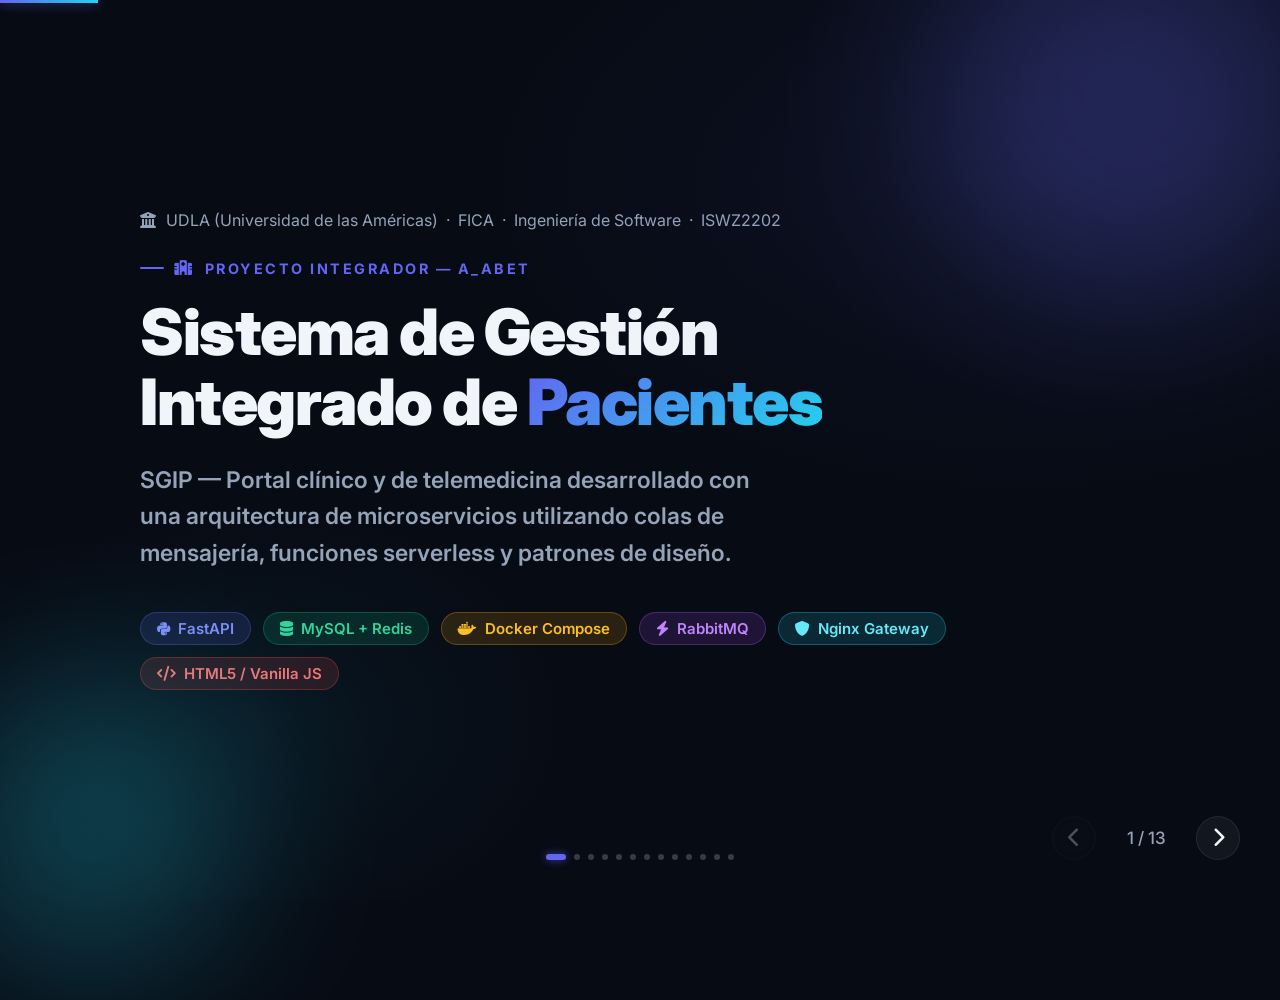
<file: medical/docs/Presentacion/presentacion_sgip.html>
<!DOCTYPE html>
<html lang="es">
<head>
    <meta charset="UTF-8">
    <meta name="viewport" content="width=device-width, initial-scale=1.0">
    <title>SGIP — Presentación Arquitectura de Software</title>
    <link rel="preconnect" href="https://fonts.googleapis.com">
    <link href="https://fonts.googleapis.com/css2?family=Inter:wght@300;400;500;600;700;800;900&family=JetBrains+Mono:wght@400;600&display=swap" rel="stylesheet">
    <link rel="stylesheet" href="https://cdnjs.cloudflare.com/ajax/libs/font-awesome/6.5.0/css/all.min.css">
    <style>
        html {
            font-size: 20px; /* Scaled up for projector readability */
        }
        @media (min-width: 1600px) {
            html {
                font-size: 22px; /* Extra scale for ultra-wide screens */
            }
        }

        /* Scale up slide container widths to match the font scaling */
        .slide > div[style*="max-width: 1050px"] {
            max-width: 1350px !important;
        }
        .slide > div[style*="max-width: 1100px"] {
            max-width: 1400px !important;
        }
        .slide > div[style*="max-width: 1000px"] {
            max-width: 1300px !important;
        }
        .slide > div[style*="max-width: 900px"] {
            max-width: 1200px !important;
        }

        :root {
            --bg: #070b14;
            --surface: #0d1320;
            --surface2: #111827;
            --border: rgba(255,255,255,0.08);
            --text: #f1f5f9;
            --muted: #94a3b8;
            --accent: #6366f1;
            --accent2: #22d3ee;
            --green: #10b981;
            --yellow: #f59e0b;
            --red: #ef4444;
            --purple: #a855f7;
        }

        * { margin: 0; padding: 0; box-sizing: border-box; }

        body {
            background: var(--bg);
            color: var(--text);
            font-family: 'Inter', sans-serif;
            height: 100vh;
            overflow: hidden;
            user-select: none;
        }

        /* ── Progress Bar ── */
        #progress-bar {
            position: fixed;
            top: 0; left: 0;
            height: 3px;
            background: linear-gradient(90deg, var(--accent), var(--accent2));
            transition: width 0.4s ease;
            z-index: 100;
            box-shadow: 0 0 12px rgba(99,102,241,0.8);
        }

        /* ── Slide Controls ── */
        #controls {
            position: fixed;
            bottom: 2rem; right: 2rem;
            display: flex;
            align-items: center;
            gap: 1rem;
            z-index: 100;
        }

        #slide-counter {
            font-size: 0.85rem;
            color: var(--muted);
            font-weight: 500;
            min-width: 60px;
            text-align: center;
        }

        .ctrl-btn {
            width: 44px; height: 44px;
            border-radius: 50%;
            border: 1px solid var(--border);
            background: rgba(255,255,255,0.05);
            color: var(--text);
            cursor: pointer;
            display: flex; align-items: center; justify-content: center;
            font-size: 1rem;
            transition: all 0.2s;
            backdrop-filter: blur(10px);
        }
        .ctrl-btn:hover { background: var(--accent); border-color: var(--accent); transform: scale(1.08); }
        .ctrl-btn:disabled { opacity: 0.3; cursor: default; transform: none; }

        /* ── Slide Dots ── */
        #dots {
            position: fixed;
            bottom: 2rem; left: 50%;
            transform: translateX(-50%);
            display: flex;
            gap: 0.4rem;
            z-index: 100;
        }
        .dot {
            width: 6px; height: 6px;
            border-radius: 50%;
            background: rgba(255,255,255,0.2);
            cursor: pointer;
            transition: all 0.3s;
        }
        .dot.active {
            background: var(--accent);
            width: 20px;
            border-radius: 3px;
            box-shadow: 0 0 8px rgba(99,102,241,0.6);
        }

        /* ── Slides Wrapper ── */
        #slides-wrapper {
            width: 100%;
            height: 100vh;
            position: relative;
        }

        .slide {
            position: absolute;
            inset: 0;
            display: flex;
            flex-direction: column;
            align-items: center;
            justify-content: center;
            padding: 3rem 5rem;
            opacity: 0;
            transform: translateX(60px);
            transition: all 0.5s cubic-bezier(0.4, 0, 0.2, 1);
            pointer-events: none;
        }
        .slide.active {
            opacity: 1;
            transform: translateX(0);
            pointer-events: all;
        }
        .slide.exit {
            opacity: 0;
            transform: translateX(-60px);
        }

        /* ── BG Decorations ── */
        .slide::before {
            content: '';
            position: absolute;
            inset: 0;
            background: radial-gradient(ellipse 60% 50% at 80% 20%, rgba(99,102,241,0.08) 0%, transparent 70%),
                        radial-gradient(ellipse 40% 40% at 20% 80%, rgba(34,211,238,0.06) 0%, transparent 60%);
            pointer-events: none;
        }

        /* ── Typography ── */
        .slide-label {
            font-size: 0.72rem;
            font-weight: 700;
            letter-spacing: 2.5px;
            text-transform: uppercase;
            color: var(--accent);
            margin-bottom: 1rem;
            display: flex;
            align-items: center;
            gap: 0.5rem;
        }
        .slide-label::before { content: ''; display: block; width: 24px; height: 2px; background: var(--accent); border-radius: 2px; }

        h1.hero { font-size: clamp(2.5rem, 5vw, 4rem); font-weight: 900; line-height: 1.1; letter-spacing: -1.5px; }
        h2.title { font-size: clamp(1.8rem, 3vw, 2.4rem); font-weight: 800; line-height: 1.2; letter-spacing: -0.5px; }
        h3.sub { font-size: 1.1rem; font-weight: 600; color: var(--muted); margin-top: 0.5rem; }

        .gradient-text {
            background: linear-gradient(135deg, var(--accent), var(--accent2));
            -webkit-background-clip: text;
            -webkit-text-fill-color: transparent;
            background-clip: text;
        }
        .gradient-text-green {
            background: linear-gradient(135deg, var(--green), var(--accent2));
            -webkit-background-clip: text;
            -webkit-text-fill-color: transparent;
            background-clip: text;
        }

        /* ── Cards ── */
        .card {
            background: var(--surface);
            border: 1px solid var(--border);
            border-radius: 16px;
            padding: 1.5rem;
            position: relative;
            overflow: hidden;
        }
        .card::before {
            content: '';
            position: absolute;
            top: 0; left: 0; right: 0;
            height: 2px;
            background: linear-gradient(90deg, var(--accent), var(--accent2));
        }

        .grid-2 { display: grid; grid-template-columns: 1fr 1fr; gap: 1.5rem; width: 100%; max-width: 1350px; }
        .grid-3 { display: grid; grid-template-columns: 1fr 1fr 1fr; gap: 1.2rem; width: 100%; max-width: 1350px; }
        .grid-4 { display: grid; grid-template-columns: 1fr 1fr 1fr 1fr; gap: 1.2rem; width: 100%; max-width: 1450px; }

        .badge {
            display: inline-flex;
            align-items: center;
            gap: 0.4rem;
            padding: 0.3rem 0.8rem;
            border-radius: 20px;
            font-size: 0.75rem;
            font-weight: 600;
        }
        .badge-blue { background: rgba(99,102,241,0.15); border: 1px solid rgba(99,102,241,0.3); color: #818cf8; }
        .badge-green { background: rgba(16,185,129,0.15); border: 1px solid rgba(16,185,129,0.3); color: #34d399; }
        .badge-yellow { background: rgba(245,158,11,0.15); border: 1px solid rgba(245,158,11,0.3); color: #fbbf24; }
        .badge-red { background: rgba(239,68,68,0.15); border: 1px solid rgba(239,68,68,0.3); color: #f87171; }
        .badge-purple { background: rgba(168,85,247,0.15); border: 1px solid rgba(168,85,247,0.3); color: #c084fc; }
        .badge-cyan { background: rgba(34,211,238,0.15); border: 1px solid rgba(34,211,238,0.3); color: #67e8f9; }

        .tag { display: inline-block; background: rgba(255,255,255,0.07); border: 1px solid var(--border); padding: 0.2rem 0.6rem; border-radius: 6px; font-size: 0.78rem; color: var(--muted); margin: 0.2rem; font-family: 'JetBrains Mono', monospace; }

        /* ── Icon Boxes ── */
        .icon-box {
            width: 48px; height: 48px;
            border-radius: 12px;
            display: flex; align-items: center; justify-content: center;
            font-size: 1.3rem;
            margin-bottom: 0.8rem;
            flex-shrink: 0;
        }
        .ib-blue { background: rgba(99,102,241,0.15); color: #818cf8; }
        .ib-green { background: rgba(16,185,129,0.15); color: #34d399; }
        .ib-yellow { background: rgba(245,158,11,0.15); color: #fbbf24; }
        .ib-red { background: rgba(239,68,68,0.15); color: #f87171; }
        .ib-purple { background: rgba(168,85,247,0.15); color: #c084fc; }
        .ib-cyan { background: rgba(34,211,238,0.15); color: #67e8f9; }

        /* ── List ── */
        .check-list { list-style: none; display: flex; flex-direction: column; gap: 0.7rem; }
        .check-list li { display: flex; align-items: flex-start; gap: 0.7rem; font-size: 0.92rem; line-height: 1.5; }
        .check-list li i { color: var(--green); margin-top: 2px; flex-shrink: 0; }

        /* ── Architecture Flow ── */
        .arch-flow {
            display: flex;
            align-items: center;
            gap: 0.5rem;
            flex-wrap: wrap;
            justify-content: center;
        }
        .arch-node {
            background: var(--surface);
            border: 1px solid var(--border);
            border-radius: 10px;
            padding: 0.6rem 1rem;
            font-size: 0.8rem;
            font-weight: 600;
            display: flex;
            flex-direction: column;
            align-items: center;
            gap: 0.3rem;
            text-align: center;
            min-width: 90px;
        }
        .arch-arrow { color: var(--muted); font-size: 1.2rem; }

        /* ── Rubric Table ── */
        .rub-table { width: 100%; border-collapse: collapse; font-size: 0.85rem; }
        .rub-table th { padding: 0.7rem 1rem; background: rgba(99,102,241,0.1); color: var(--accent); font-weight: 700; text-align: left; border-bottom: 1px solid var(--border); }
        .rub-table td { padding: 0.65rem 1rem; border-bottom: 1px solid rgba(255,255,255,0.04); }
        .rub-table tr:hover td { background: rgba(255,255,255,0.02); }
        .pts { font-weight: 800; color: var(--green); font-family: 'JetBrains Mono', monospace; }

        /* ── Stat boxes ── */
        .stat { text-align: center; }
        .stat .num { font-size: 2.5rem; font-weight: 900; line-height: 1; }
        .stat .lbl { font-size: 0.78rem; color: var(--muted); margin-top: 0.3rem; font-weight: 500; }

        /* ── Code block ── */
        .code-block {
            background: #0a0e1a;
            border: 1px solid rgba(99,102,241,0.2);
            border-radius: 10px;
            padding: 1rem 1.2rem;
            font-family: 'JetBrains Mono', monospace;
            font-size: 0.78rem;
            line-height: 1.7;
            color: #e2e8f0;
            text-align: left;
        }
        .kw { color: #818cf8; }
        .str { color: #34d399; }
        .cm { color: #475569; }
        .fn { color: #67e8f9; }

        /* ── C4 boxes ── */
        .c4-level {
            padding: 0.5rem 1.2rem 0.5rem 1rem;
            border-left: 3px solid;
            margin-bottom: 0.6rem;
            border-radius: 0 8px 8px 0;
            background: rgba(255,255,255,0.02);
        }

        /* ── Slide 1: Hero ── */
        #slide-1 .hero-wrap {
            display: flex; flex-direction: column; align-items: flex-start;
            max-width: 1000px; width: 100%;
        }
        #slide-1 .meta-tags { display: flex; gap: 0.6rem; flex-wrap: wrap; margin-top: 2rem; }
        #slide-1 .university-tag {
            font-size: 0.8rem; color: var(--muted);
            display: flex; align-items: center; gap: 0.5rem;
            margin-bottom: 1.5rem;
        }

        /* ── Floating decorative orbs ── */
        .orb {
            position: absolute;
            border-radius: 50%;
            filter: blur(80px);
            pointer-events: none;
            opacity: 0.25;
        }
    </style>
</head>
<body>

<div id="progress-bar" style="width: 7.69%"></div>

<div id="slides-wrapper">

    <!-- ══ SLIDE 1: HERO ══ -->
    <div class="slide active" id="slide-1">
        <div class="orb" style="width:400px;height:400px;background:#6366f1;top:-100px;right:-50px;"></div>
        <div class="orb" style="width:300px;height:300px;background:#22d3ee;bottom:-80px;left:-60px;"></div>
        <div class="hero-wrap">
            <div class="university-tag">
                <i class="fa-solid fa-university"></i>
                UDLA (Universidad de las Américas) &nbsp;·&nbsp; FICA &nbsp;·&nbsp; Ingeniería de Software &nbsp;·&nbsp; ISWZ2202
            </div>
            <div class="slide-label"><i class="fa-solid fa-hospital"></i> Proyecto Integrador — A_ABET</div>
            <h1 class="hero">Sistema de Gestión<br>Integrado de <span class="gradient-text">Pacientes</span></h1>
            <h3 class="sub" style="margin-top: 1.2rem; font-size: 1.15rem; max-width: 620px; line-height: 1.6;">
                SGIP — Portal clínico y de telemedicina desarrollado con una arquitectura de microservicios utilizando colas de mensajería, funciones serverless y patrones de diseño.
            </h3>
            <div class="meta-tags">
                <span class="badge badge-blue"><i class="fa-brands fa-python"></i> FastAPI</span>
                <span class="badge badge-green"><i class="fa-solid fa-database"></i> MySQL + Redis</span>
                <span class="badge badge-yellow"><i class="fa-brands fa-docker"></i> Docker Compose</span>
                <span class="badge badge-purple"><i class="fa-solid fa-bolt"></i> RabbitMQ</span>
                <span class="badge badge-cyan"><i class="fa-solid fa-shield"></i> Nginx Gateway</span>
                <span class="badge badge-red"><i class="fa-solid fa-code"></i> HTML5 / Vanilla JS</span>
            </div>
        </div>
    </div>

    <!-- ══ SLIDE 2: CONTEXTO Y PROBLEMA ══ -->
    <div class="slide" id="slide-2">
        <div style="max-width: 1050px; width: 100%;">
            <div class="slide-label"><i class="fa-solid fa-circle-info"></i> Introducción</div>
            <h2 class="title" style="margin-bottom: 1.8rem;">Contexto y <span class="gradient-text">Problemática</span></h2>
            <div class="grid-2" style="gap: 1.5rem;">
                <div class="card" style="border-color: rgba(239,68,68,0.3); padding: 1.5rem;">
                    <div style="font-weight:700; margin-bottom:1rem; color:#f87171; display:flex; align-items:center; gap:0.6rem;">
                        <i class="fa-solid fa-triangle-exclamation"></i> El Problema
                    </div>
                    <ul class="check-list" style="font-size:0.85rem; line-height: 1.6;">
                        <li><i class="fa-solid fa-xmark-circle" style="color:#f87171;"></i><span><strong>Sistemas Fragmentados:</strong> Las aplicaciones del hospital no se comunican de forma fluida, retrasando la visualización de exámenes.</span></li>
                        <li><i class="fa-solid fa-xmark-circle" style="color:#f87171;"></i><span><strong>Monitoreo Lento:</strong> Los signos vitales de pacientes críticos se evalúan manualmente, impidiendo una reacción inmediata ante anomalías.</span></li>
                        <li><i class="fa-solid fa-xmark-circle" style="color:#f87171;"></i><span><strong>Incompatibilidad de Datos:</strong> Laboratorios externos envían exámenes en formatos incompatibles (JSON, XML), causando reprocesos.</span></li>
                    </ul>
                </div>
                <div class="card" style="border-color: rgba(16,185,129,0.3); padding: 1.5rem;">
                    <div style="font-weight:700; margin-bottom:1rem; color:#34d399; display:flex; align-items:center; gap:0.6rem;">
                        <i class="fa-solid fa-circle-check"></i> ¿Por qué SGIP?
                    </div>
                    <ul class="check-list" style="font-size:0.85rem; line-height: 1.6;">
                        <li><i class="fa-solid fa-check-circle" style="color:#34d399;"></i><span><strong>Integración de Datos:</strong> Permite recibir exámenes de laboratorios externos sin alterar el código central (Patrón Adapter).</span></li>
                        <li><i class="fa-solid fa-check-circle" style="color:#34d399;"></i><span><strong>Alertas Clínicas en Vivo:</strong> Procesa de forma paralela signos vitales críticos (Fiebre, Hipoxia, Presión) para notificar al médico en segundos.</span></li>
                        <li><i class="fa-solid fa-check-circle" style="color:#34d399;"></i><span><strong>Arquitectura Escalable:</strong> Diseñado con microservicios y colas asíncronas para soportar alta demanda sin colapsar el sistema.</span></li>
                    </ul>
                </div>
            </div>
        </div>
    </div>

    <!-- ══ SLIDE 3: ECOSISTEMA ══ -->
    <div class="slide" id="slide-3">
        <div style="max-width: 1100px; width: 100%;">
            <div class="slide-label"><i class="fa-solid fa-diagram-project"></i> Arquitectura General</div>
            <h2 class="title" style="margin-bottom: 1.8rem;">Ecosistema de <span class="gradient-text">Servicios</span></h2>
            <div class="arch-flow" style="gap: 1rem; margin-bottom: 1.8rem;">
                <div class="arch-node" style="border-color: rgba(34,211,238,0.3); background: rgba(34,211,238,0.05);">
                    <i class="fa-solid fa-globe" style="color: #67e8f9; font-size: 1.4rem;"></i>
                    <span style="color: #67e8f9;">Navegador</span>
                    <span style="color: var(--muted); font-size: 0.7rem;">Cliente Web</span>
                </div>
                <div class="arch-arrow">→</div>
                <div class="arch-node" style="border-color: rgba(99,102,241,0.4); background: rgba(99,102,241,0.08);">
                    <i class="fa-solid fa-shield" style="color: #818cf8; font-size: 1.4rem;"></i>
                    <span style="color: #818cf8;">API Gateway</span>
                    <span style="color: var(--muted); font-size: 0.7rem;">Nginx :80</span>
                </div>
                <div class="arch-arrow">→</div>
                <div style="display: flex; flex-direction: column; gap: 0.6rem;">
                    <div class="arch-node" style="border-color: rgba(16,185,129,0.3);">
                        <i class="fa-solid fa-desktop" style="color: #34d399;"></i>
                        <span>Frontend SPA</span>
                        <span style="color: var(--muted); font-size: 0.7rem;">App 1</span>
                    </div>
                    <div class="arch-node" style="border-color: rgba(245,158,11,0.3);">
                        <i class="fa-brands fa-python" style="color: #fbbf24;"></i>
                        <span>Patients API</span>
                        <span style="color: var(--muted); font-size: 0.7rem;">App 2 · FastAPI</span>
                    </div>
                </div>
                <div class="arch-arrow">→</div>
                <div class="arch-node" style="border-color: rgba(168,85,247,0.3); background: rgba(168,85,247,0.05);">
                    <i class="fa-solid fa-arrows-spin" style="color: #c084fc; font-size: 1.4rem;"></i>
                    <span style="color: #c084fc;">RabbitMQ</span>
                    <span style="color: var(--muted); font-size: 0.7rem;">Cola de Eventos</span>
                </div>
                <div class="arch-arrow">→</div>
                <div class="arch-node" style="border-color: rgba(239,68,68,0.3); background: rgba(239,68,68,0.05);">
                    <i class="fa-solid fa-bolt" style="color: #f87171; font-size: 1.4rem;"></i>
                    <span style="color: #f87171;">Lambda Worker</span>
                    <span style="color: var(--muted); font-size: 0.7rem;">App 3</span>
                </div>
            </div>
            <div class="grid-4">
                <div class="card">
                    <i class="fa-solid fa-desktop ib-cyan" style="font-size:1.2rem; color:#67e8f9; margin-bottom:0.5rem;"></i>
                    <div style="font-weight:700; font-size:0.9rem;">App 1 — Frontend</div>
                    <div style="font-size:0.78rem; color:var(--muted); margin-top:0.3rem;">Portal SPA clínico en HTML5 + Vanilla JS servido por Nginx</div>
                </div>
                <div class="card">
                    <i class="fa-brands fa-python" style="font-size:1.2rem; color:#fbbf24; margin-bottom:0.5rem;"></i>
                    <div style="font-weight:700; font-size:0.9rem;">App 2 — Patients API</div>
                    <div style="font-size:0.78rem; color:var(--muted); margin-top:0.3rem;">Microservicio FastAPI REST con MySQL, Auth JWT, CRUD pacientes</div>
                </div>
                <div class="card">
                    <i class="fa-solid fa-bolt" style="font-size:1.2rem; color:#f87171; margin-bottom:0.5rem;"></i>
                    <div style="font-weight:700; font-size:0.9rem;">App 3 — Lambda Worker</div>
                    <div style="font-size:0.78rem; color:var(--muted); margin-top:0.3rem;">Función serverless que escucha cola RabbitMQ y escribe alertas en Redis</div>
                </div>
                <div class="card">
                    <i class="fa-solid fa-shield" style="font-size:1.2rem; color:#818cf8; margin-bottom:0.5rem;"></i>
                    <div style="font-weight:700; font-size:0.9rem;">API Gateway — Nginx</div>
                    <div style="font-size:0.78rem; color:var(--muted); margin-top:0.3rem;">Enruta y centraliza todos los servicios. Proxy reverso + Load Balancer</div>
                </div>
            </div>
        </div>
    </div>

    <!-- ══ SLIDE 4: DOCKER COMPOSE ══ -->
    <div class="slide" id="slide-4">
        <div style="max-width: 1100px; width: 100%;">
            <div class="slide-label"><i class="fa-brands fa-docker"></i> Infraestructura</div>
            <h2 class="title" style="margin-bottom: 1.5rem;">Contenedores <span class="gradient-text">Docker</span> del Sistema</h2>
            <div class="grid-3" style="gap: 1rem;">
                <div class="card" style="border-color: rgba(34,211,238,0.2);">
                    <div style="display:flex; align-items:center; gap:0.7rem; margin-bottom:0.8rem;">
                        <div class="icon-box ib-cyan"><i class="fa-solid fa-shield"></i></div>
                        <div><div style="font-weight:700;">sgip_gateway</div><div class="badge badge-cyan" style="font-size:0.68rem;">API Gateway</div></div>
                    </div>
                    <div style="font-size:0.8rem; color:var(--muted);">Nginx · Puerto <strong style="color:var(--text);">:80</strong><br>Enrutamiento y proxy reverso</div>
                </div>
                <div class="card" style="border-color: rgba(16,185,129,0.2);">
                    <div style="display:flex; align-items:center; gap:0.7rem; margin-bottom:0.8rem;">
                        <div class="icon-box ib-green"><i class="fa-solid fa-desktop"></i></div>
                        <div><div style="font-weight:700;">sgip_frontend</div><div class="badge badge-green" style="font-size:0.68rem;">App 1</div></div>
                    </div>
                    <div style="font-size:0.8rem; color:var(--muted);">Nginx sirviendo HTML5 SPA<br>Portal médico completo</div>
                </div>
                <div class="card" style="border-color: rgba(245,158,11,0.2);">
                    <div style="display:flex; align-items:center; gap:0.7rem; margin-bottom:0.8rem;">
                        <div class="icon-box ib-yellow"><i class="fa-brands fa-python"></i></div>
                        <div><div style="font-weight:700;">sgip_patients_api</div><div class="badge badge-yellow" style="font-size:0.68rem;">App 2</div></div>
                    </div>
                    <div style="font-size:0.8rem; color:var(--muted);">FastAPI + Uvicorn · Puerto <strong style="color:var(--text);">:8000</strong><br>CRUD Pacientes + Auth</div>
                </div>
                <div class="card" style="border-color: rgba(239,68,68,0.2);">
                    <div style="display:flex; align-items:center; gap:0.7rem; margin-bottom:0.8rem;">
                        <div class="icon-box ib-red"><i class="fa-solid fa-bolt"></i></div>
                        <div><div style="font-weight:700;">sgip_lambda_worker</div><div class="badge badge-red" style="font-size:0.68rem;">App 3 — Lambda</div></div>
                    </div>
                    <div style="font-size:0.8rem; color:var(--muted);">Python listener serverless<br>Consume RabbitMQ → Redis</div>
                </div>
                <div class="card" style="border-color: rgba(168,85,247,0.2);">
                    <div style="display:flex; align-items:center; gap:0.7rem; margin-bottom:0.8rem;">
                        <div class="icon-box ib-purple"><i class="fa-solid fa-arrows-spin"></i></div>
                        <div><div style="font-weight:700;">sgip_queue</div><div class="badge badge-purple" style="font-size:0.68rem;">Message Broker</div></div>
                    </div>
                    <div style="font-size:0.8rem; color:var(--muted);">RabbitMQ · Puerto <strong style="color:var(--text);">:5672</strong><br>Gestor de colas de eventos</div>
                </div>
                <div class="card" style="border-color: rgba(16,185,129,0.2);">
                    <div style="display:flex; align-items:center; gap:0.7rem; margin-bottom:0.8rem;">
                        <div class="icon-box ib-green"><i class="fa-solid fa-database"></i></div>
                        <div><div style="font-weight:700;">sgip_mysql &amp; sgip_redis</div><div class="badge badge-green" style="font-size:0.68rem;">Almacenamiento y Caché</div></div>
                    </div>
                    <div style="font-size:0.8rem; color:var(--muted);">MySQL (Puerto :3306) + Redis (Puerto :6379) para persistencia y caché de alertas</div>
                </div>
            </div>
        </div>
    </div>

    <!-- ══ SLIDE 5: PATRON BROKER + ADAPTER ══ -->
    <div class="slide" id="slide-5">
        <div style="max-width: 1050px; width: 100%;">
            <div class="slide-label"><i class="fa-solid fa-shapes"></i> Patrones de Diseño</div>
            <h2 class="title" style="margin-bottom: 1.5rem;">Uso de <span class="gradient-text">Broker</span> y <span class="gradient-text">Adapter</span></h2>
            <div class="grid-2">
                <div class="card" style="border-color: rgba(168,85,247,0.3);">
                    <div style="display:flex; align-items:center; gap:0.8rem; margin-bottom:1rem;">
                        <div class="icon-box ib-purple" style="width:44px;height:44px;"><i class="fa-solid fa-arrows-spin"></i></div>
                        <div>
                            <div style="font-weight:800; font-size:1rem;">Patrón Broker</div>
                            <div style="font-size:0.78rem; color:var(--muted);">Mensajería asíncrona con RabbitMQ</div>
                        </div>
                    </div>
                    <ul class="check-list" style="font-size:0.85rem;">
                        <li><i class="fa-solid fa-check-circle"></i><span>Al crear/actualizar un paciente, la API publica un <strong>evento JSON</strong> en la cola <code style="color:#c084fc">patients_queue</code></span></li>
                        <li><i class="fa-solid fa-check-circle"></i><span>El <strong>Lambda Worker</strong> consume el evento de forma asíncrona y escribe la alerta en Redis</span></li>
                        <li><i class="fa-solid fa-check-circle"></i><span><strong>Desacoplamiento total</strong>: el backend no espera al worker — responde en ≤15ms</span></li>
                        <li><i class="fa-solid fa-check-circle"></i><span>Si el worker cae, RabbitMQ <strong>persiste los mensajes</strong> hasta que se recupere</span></li>
                    </ul>
                </div>
                <div class="card" style="border-color: rgba(34,211,238,0.3);">
                    <div style="display:flex; align-items:center; gap:0.8rem; margin-bottom:1rem;">
                        <div class="icon-box ib-cyan" style="width:44px;height:44px;"><i class="fa-solid fa-plug"></i></div>
                        <div>
                            <div style="font-weight:800; font-size:1rem;">Patrón Adapter</div>
                            <div style="font-size:0.78rem; color:var(--muted);">Integración de Exámenes de Lab</div>
                        </div>
                    </div>
                    <ul class="check-list" style="font-size:0.85rem;">
                        <li><i class="fa-solid fa-check-circle"></i><span>Los laboratorios externos envían datos en <strong>JSON o XML</strong> con formatos distintos</span></li>
                        <li><i class="fa-solid fa-check-circle"></i><span>El endpoint <code style="color:#67e8f9">/ingest-lab</code> actúa como Adapter: <strong>normaliza</strong> cualquier formato al modelo interno</span></li>
                        <li><i class="fa-solid fa-check-circle"></i><span>Soporta proveedores: <strong>Central JSON, HL7 FHIR, DICOM XML</strong></span></li>
                        <li><i class="fa-solid fa-check-circle"></i><span>Integración transparente: el sistema <strong>no cambia</strong> aunque cambie el proveedor externo</span></li>
                    </ul>
                </div>
            </div>
            <div class="arch-flow" style="margin-top: 1.5rem; gap: 0.6rem; font-size: 0.8rem;">
                <div class="arch-node" style="border-color:rgba(245,158,11,0.3); min-width:80px; font-size:0.75rem;"><i class="fa-solid fa-hospital" style="color:#fbbf24;"></i><span>Patients API</span></div>
                <div class="arch-arrow" style="color: #c084fc;">→ publica →</div>
                <div class="arch-node" style="border-color:rgba(168,85,247,0.3); min-width:80px; font-size:0.75rem;"><i class="fa-solid fa-arrows-spin" style="color:#c084fc;"></i><span>RabbitMQ</span></div>
                <div class="arch-arrow" style="color: #f87171;">→ consume →</div>
                <div class="arch-node" style="border-color:rgba(239,68,68,0.3); min-width:80px; font-size:0.75rem;"><i class="fa-solid fa-bolt" style="color:#f87171;"></i><span>Lambda Worker</span></div>
                <div class="arch-arrow" style="color: #34d399;">→ escribe →</div>
                <div class="arch-node" style="border-color:rgba(16,185,129,0.3); min-width:80px; font-size:0.75rem;"><i class="fa-solid fa-memory" style="color:#34d399;"></i><span>Redis Cache</span></div>
                <div class="arch-arrow" style="color: #67e8f9;">→ lee →</div>
                <div class="arch-node" style="border-color:rgba(34,211,238,0.3); min-width:80px; font-size:0.75rem;"><i class="fa-solid fa-desktop" style="color:#67e8f9;"></i><span>Frontend</span></div>
            </div>
        </div>
    </div>

    <!-- ══ SLIDE 6: LAMBDA ══ -->
    <div class="slide" id="slide-6">
        <div style="max-width: 1050px; width: 100%;">
            <div class="slide-label"><i class="fa-solid fa-bolt"></i> Server Functions</div>
            <h2 class="title" style="margin-bottom: 1.5rem;">Lambda / <span class="gradient-text">Serverless Function</span></h2>
            <div class="grid-2">
                <div>
                    <ul class="check-list" style="margin-bottom: 1.2rem;">
                        <li><i class="fa-solid fa-check-circle"></i><span><strong>notification-worker</strong> — función Python que corre en su propio contenedor Docker</span></li>
                        <li><i class="fa-solid fa-check-circle"></i><span>Implementada siguiendo el patrón <strong>Azure Functions</strong> con <code>function_app.py</code> + <code>host.json</code></span></li>
                        <li><i class="fa-solid fa-check-circle"></i><span>El <strong>trigger</strong> es la llegada de un mensaje a la cola RabbitMQ (event-driven)</span></li>
                        <li><i class="fa-solid fa-check-circle"></i><span>No expone HTTP — solo consume, procesa y <strong>escribe en Redis</strong></span></li>
                        <li><i class="fa-solid fa-check-circle"></i><span>En producción Azure: se despliega como <strong>Azure Function</strong> en plan de consumo (pago por uso)</span></li>
                    </ul>
                    <div class="code-block">
<span class="cm"># lambda_runner.py — Event trigger function</span>
<span class="kw">def</span> <span class="fn">start_consuming</span>():
    connection = <span class="fn">pika.BlockingConnection</span>(...)
    channel.basic_consume(
        queue=<span class="str">'patients_queue'</span>,
        on_message_callback=<span class="fn">process_event</span>
    )
    channel.<span class="fn">start_consuming</span>()  <span class="cm"># blocks — serverless loop</span>
                    </div>
                </div>
                <div class="card" style="border-color: rgba(239,68,68,0.3);">
                    <div style="font-weight:700; margin-bottom:1rem; color:#f87171;"><i class="fa-solid fa-bolt"></i> Lo que hace la Lambda</div>
                    <div style="display: flex; flex-direction: column; gap: 0.8rem;">
                        <div style="background:rgba(255,255,255,0.03); border-radius:8px; padding:0.8rem; border-left: 3px solid #f87171;">
                            <div style="font-weight:600; font-size:0.85rem; margin-bottom:0.3rem;">1 · Recibe evento de cola</div>
                            <div style="font-size:0.78rem; color:var(--muted);">JSON con datos del paciente creado/actualizado/eliminado</div>
                        </div>
                        <div style="background:rgba(255,255,255,0.03); border-radius:8px; padding:0.8rem; border-left: 3px solid #fbbf24;">
                            <div style="font-weight:600; font-size:0.85rem; margin-bottom:0.3rem;">2 · Motor de Reglas Clínicas (CDSS)</div>
                            <div style="font-size:0.78rem; color:var(--muted);">Analiza signos vitales con Regex (Temp, FC, SatO2, PA) y dispara alertas críticas.</div>
                        </div>
                        <div style="background:rgba(255,255,255,0.03); border-radius:8px; padding:0.8rem; border-left: 3px solid #34d399;">
                            <div style="font-weight:600; font-size:0.85rem; margin-bottom:0.3rem;">3 · Escribe en Redis LPUSH</div>
                            <div style="font-size:0.78rem; color:var(--muted);">Lista <code>patients_notifications_list</code> con TTL — máx. 50 alertas</div>
                        </div>
                        <div style="background:rgba(255,255,255,0.03); border-radius:8px; padding:0.8rem; border-left: 3px solid #818cf8;">
                            <div style="font-weight:600; font-size:0.85rem; margin-bottom:0.3rem;">4 · Frontend polling</div>
                            <div style="font-size:0.78rem; color:var(--muted);">API lee Redis y muestra alertas en tiempo real al médico</div>
                        </div>
                    </div>
                </div>
            </div>
        </div>
    </div>

    <!-- ══ SLIDE 7: API GATEWAY + SWAGGER ══ -->
    <div class="slide" id="slide-7">
        <div style="max-width: 1050px; width: 100%;">
            <div class="slide-label"><i class="fa-solid fa-shield"></i> Centralización de Servicios</div>
            <h2 class="title" style="margin-bottom: 1.5rem;">API Gateway &amp; <span class="gradient-text">Swagger Docs</span></h2>
            <div class="grid-2">
                <div class="card" style="border-color: rgba(99,102,241,0.3);">
                    <div style="font-weight:700; margin-bottom:1rem;"><i class="fa-solid fa-shield" style="color:#818cf8;"></i> Nginx como API Gateway</div>
                    <ul class="check-list" style="font-size:0.85rem; margin-bottom:1rem;">
                        <li><i class="fa-solid fa-check-circle"></i><span><strong>Un solo punto de entrada</strong> en <code>localhost:80</code></span></li>
                        <li><i class="fa-solid fa-check-circle"></i><span>Enruta <code>/</code> al Frontend, <code>/api/v1/</code> al backend Python</span></li>
                        <li><i class="fa-solid fa-check-circle"></i><span>Compresión <strong>gzip</strong> para archivos estáticos</span></li>
                        <li><i class="fa-solid fa-check-circle"></i><span>Headers de caché del navegador configurados</span></li>
                        <li><i class="fa-solid fa-check-circle"></i><span>Proxy reverso con <code>proxy_pass</code> transparente</span></li>
                    </ul>
                    <div class="code-block" style="font-size: 0.73rem;">
<span class="kw">location</span> /api/v1/ {
    proxy_pass <span class="str">http://sgip_patients_api:8000</span>;
    proxy_set_header Host $host;
}
<span class="kw">location</span> / {
    proxy_pass <span class="str">http://sgip_frontend:80</span>;
}
                    </div>
                </div>
                <div class="card" style="border-color: rgba(34,211,238,0.3);">
                    <div style="font-weight:700; margin-bottom:1rem;"><i class="fa-solid fa-book" style="color:#67e8f9;"></i> FastAPI Swagger — Auto-generado</div>
                    <ul class="check-list" style="font-size:0.85rem; margin-bottom:1rem;">
                        <li><i class="fa-solid fa-check-circle"></i><span>FastAPI genera <strong>OpenAPI 3.0</strong> automáticamente en <code>/docs</code></span></li>
                        <li><i class="fa-solid fa-check-circle"></i><span>Cada endpoint documentado con <strong>esquemas, parámetros y ejemplos</strong></span></li>
                        <li><i class="fa-solid fa-check-circle"></i><span>Autenticación JWT visible e <strong>interactiva</strong> en Swagger UI</span></li>
                    </ul>
                    <div style="display: flex; flex-direction: column; gap: 0.5rem;">
                        <div style="display:flex; align-items:center; gap:0.6rem; font-size:0.8rem;">
                            <span class="badge badge-green">GET</span> <code style="color:var(--text);">/api/v1/patients</code>
                        </div>
                        <div style="display:flex; align-items:center; gap:0.6rem; font-size:0.8rem;">
                            <span class="badge badge-blue">POST</span> <code style="color:var(--text);">/api/v1/patients</code>
                        </div>
                        <div style="display:flex; align-items:center; gap:0.6rem; font-size:0.8rem;">
                            <span class="badge badge-yellow">PUT</span> <code style="color:var(--text);">/api/v1/patients/{id}</code>
                        </div>
                        <div style="display:flex; align-items:center; gap:0.6rem; font-size:0.8rem;">
                            <span class="badge badge-red">DELETE</span> <code style="color:var(--text);">/api/v1/users/{username}</code>
                        </div>
                        <div style="display:flex; align-items:center; gap:0.6rem; font-size:0.8rem;">
                            <span class="badge badge-purple">POST</span> <code style="color:var(--text);">/api/v1/auth/login</code>
                        </div>
                    </div>
                </div>
            </div>
        </div>
    </div>

    <!-- ══ SLIDE 8: CAPAS DE DATOS ══ -->
    <div class="slide" id="slide-8">
        <div style="max-width: 1100px; width: 100%;">
            <div class="slide-label"><i class="fa-solid fa-database"></i> Persistencia y Caché</div>
            <h2 class="title" style="margin-bottom: 1.5rem;">Capas de <span class="gradient-text">Datos</span></h2>
            <div class="grid-2" style="gap: 1.5rem;">
                <div>
                    <div class="card" style="border-color: rgba(16,185,129,0.3); margin-bottom: 1rem;">
                        <div style="display:flex; align-items:center; gap:0.8rem; margin-bottom:1rem;">
                            <div class="icon-box ib-green"><i class="fa-solid fa-database"></i></div>
                            <div>
                                <div style="font-weight:800;">MySQL 8 — Datos Transaccionales</div>
                                <span class="badge badge-green" style="font-size:0.68rem; margin-top:0.2rem;">Capa de Datos 1 — Docker Volume</span>
                            </div>
                        </div>
                        <ul class="check-list" style="font-size:0.82rem;">
                            <li><i class="fa-solid fa-check-circle"></i><span>Tablas: <code>patients</code>, <code>usuarios</code></span></li>
                            <li><i class="fa-solid fa-check-circle"></i><span>ORM con <strong>SQLAlchemy</strong> — modelos tipados</span></li>
                            <li><i class="fa-solid fa-check-circle"></i><span>Índices B-Tree en campos de búsqueda</span></li>
                            <li><i class="fa-solid fa-check-circle"></i><span>Volumen persistente en <code>sgip_mysql_data</code></span></li>
                        </ul>
                    </div>
                    <div class="card" style="border-color: rgba(239,68,68,0.3);">
                        <div style="display:flex; align-items:center; gap:0.8rem; margin-bottom:1rem;">
                            <div class="icon-box ib-red"><i class="fa-solid fa-memory"></i></div>
                            <div>
                                <div style="font-weight:800;">Redis — Caché en Memoria</div>
                                <span class="badge badge-red" style="font-size:0.68rem; margin-top:0.2rem;">Capa de Datos 2 — Docker Volume</span>
                            </div>
                        </div>
                        <ul class="check-list" style="font-size:0.82rem;">
                            <li><i class="fa-solid fa-check-circle"></i><span>Lista <code>patients_notifications_list</code> con TTL</span></li>
                            <li><i class="fa-solid fa-check-circle"></i><span>Latencia de lectura <strong>&lt; 2ms</strong></span></li>
                            <li><i class="fa-solid fa-check-circle"></i><span>Reduce 85% consultas directas a MySQL</span></li>
                        </ul>
                    </div>
                </div>
                <div class="card" style="height: fit-content; border-color: rgba(99,102,241,0.3); padding: 1.5rem;">
                    <div style="font-weight:700; margin-bottom:1.2rem; color:#818cf8;"><i class="fa-solid fa-code"></i> Modelo de Mapeo (ORM)</div>
                    <div style="display: flex; flex-direction: column; gap: 1rem; font-size: 0.88rem; line-height: 1.6; color: var(--muted);">
                        <p>El backend utiliza <strong>SQLAlchemy</strong> para comunicar el código de la aplicación con la base de datos de forma automática, sin escribir consultas SQL manuales:</p>
                        <div style="background: rgba(255,255,255,0.02); border-left: 3px solid var(--accent); padding: 0.8rem; border-radius: 0 8px 8px 0; color: var(--text);">
                            <strong>Paciente (Tabla <code>pacientes</code>):</strong> Almacena nombre, correo, teléfono, diagnóstico principal, tipo de examen solicitado y signos vitales estructurados.
                        </div>
                        <div style="background: rgba(255,255,255,0.02); border-left: 3px solid var(--green); padding: 0.8rem; border-radius: 0 8px 8px 0; color: var(--text);">
                            <strong>Usuario (Tabla <code>usuarios</code>):</strong> Guarda los datos de autenticación del personal médico, encriptando contraseñas con SHA-256 + Salt y gestionando roles (Admin / Doctor).
                        </div>
                        <p style="font-size: 0.8rem;">✓ <strong>Ventaja principal:</strong> Evita errores de sintaxis y protege la base de datos contra ataques comunes como inyección SQL.</p>
                    </div>
                </div>
            </div>
        </div>
    </div>

    <!-- ══ SLIDE 9: ATRIBUTOS CALIDAD ══ -->
    <div class="slide" id="slide-9">
        <div style="max-width: 1100px; width: 100%;">
            <div class="slide-label"><i class="fa-solid fa-chart-bar"></i> Análisis Arquitectónico</div>
            <h2 class="title" style="margin-bottom: 1.5rem;">9 Atributos de <span class="gradient-text">Calidad</span></h2>
            <div class="grid-3" style="gap: 0.85rem;">
                <div class="card" style="padding:1rem;">
                    <div style="display:flex;align-items:center;gap:0.5rem;margin-bottom:0.5rem;">
                        <i class="fa-solid fa-memory" style="color:#67e8f9;"></i>
                        <strong style="font-size:0.85rem;">Caché</strong>
                    </div>
                    <div style="font-size:0.78rem;color:var(--muted);">Redis in-memory. <strong style="color:#34d399;">&lt;2ms</strong> de lectura. 85% menos queries a MySQL</div>
                </div>
                <div class="card" style="padding:1rem;">
                    <div style="display:flex;align-items:center;gap:0.5rem;margin-bottom:0.5rem;">
                        <i class="fa-solid fa-scale-balanced" style="color:#818cf8;"></i>
                        <strong style="font-size:0.85rem;">Balanceo</strong>
                    </div>
                    <div style="font-size:0.78rem;color:var(--muted);">Nginx Layer-7. En Azure: Envoy Proxy con réplicas automáticas</div>
                </div>
                <div class="card" style="padding:1rem;">
                    <div style="display:flex;align-items:center;gap:0.5rem;margin-bottom:0.5rem;">
                        <i class="fa-solid fa-magnifying-glass" style="color:#fbbf24;"></i>
                        <strong style="font-size:0.85rem;">Indexación</strong>
                    </div>
                    <div style="font-size:0.78rem;color:var(--muted);">Índices B-Tree en MySQL. Búsqueda <strong style="color:#34d399;">O(log n)</strong> vs O(n) full scan</div>
                </div>
                <div class="card" style="padding:1rem;">
                    <div style="display:flex;align-items:center;gap:0.5rem;margin-bottom:0.5rem;">
                        <i class="fa-solid fa-copy" style="color:#f87171;"></i>
                        <strong style="font-size:0.85rem;">Redundancia</strong>
                    </div>
                    <div style="font-size:0.78rem;color:var(--muted);">Contenedores independientes. Azure: 2+ réplicas en zonas distintas. Redis AOF + RDB</div>
                </div>
                <div class="card" style="padding:1rem;">
                    <div style="display:flex;align-items:center;gap:0.5rem;margin-bottom:0.5rem;">
                        <i class="fa-solid fa-heart-pulse" style="color:#34d399;"></i>
                        <strong style="font-size:0.85rem;">Disponibilidad</strong>
                    </div>
                    <div style="font-size:0.78rem;color:var(--muted);">Lambda serverless <strong style="color:#34d399;">99.95% SLA</strong>. Graceful degradation si cae DB</div>
                </div>
                <div class="card" style="padding:1rem;">
                    <div style="display:flex;align-items:center;gap:0.5rem;margin-bottom:0.5rem;">
                        <i class="fa-solid fa-bolt" style="color:#c084fc;"></i>
                        <strong style="font-size:0.85rem;">Concurrencia</strong>
                    </div>
                    <div style="font-size:0.78rem;color:var(--muted);">FastAPI ASGI async/await. RabbitMQ desacopla y procesa mensajes en paralelo</div>
                </div>
                <div class="card" style="padding:1rem;">
                    <div style="display:flex;align-items:center;gap:0.5rem;margin-bottom:0.5rem;">
                        <i class="fa-solid fa-gauge-high" style="color:#67e8f9;"></i>
                        <strong style="font-size:0.85rem;">Latencia</strong>
                    </div>
                    <div style="font-size:0.78rem;color:var(--muted);">API responde en <strong style="color:#34d399;">~15ms</strong>. gzip en gateway. Redis &lt;3ms para alertas</div>
                </div>
                <div class="card" style="padding:1rem;">
                    <div style="display:flex;align-items:center;gap:0.5rem;margin-bottom:0.5rem;">
                        <i class="fa-solid fa-coins" style="color:#fbbf24;"></i>
                        <strong style="font-size:0.85rem;">Costo y Proyección</strong>
                    </div>
                    <div style="font-size:0.78rem;color:var(--muted);">Azure Student Free tier. Lambda pago por uso. MySQL Flexible B1ms ~$15/mes</div>
                </div>
                <div class="card" style="padding:1rem;">
                    <div style="display:flex;align-items:center;gap:0.5rem;margin-bottom:0.5rem;">
                        <i class="fa-solid fa-arrow-trend-up" style="color:#818cf8;"></i>
                        <strong style="font-size:0.85rem;">Performance / Escalabilidad</strong>
                    </div>
                    <div style="font-size:0.78rem;color:var(--muted);">Scale-out horizontal con réplicas. Container Apps auto-scale en Azure</div>
                </div>
            </div>
        </div>
    </div>

    <!-- ══ SLIDE 10: MODELO C4 ══ -->
    <div class="slide" id="slide-10">
        <div style="max-width: 1050px; width: 100%;">
            <div class="slide-label"><i class="fa-solid fa-sitemap"></i> Documentación</div>
            <h2 class="title" style="margin-bottom: 1.5rem;">Modelo <span class="gradient-text">C4</span> — 3 Niveles</h2>
            <div class="grid-3" style="gap: 1rem; margin-bottom: 1.5rem;">
                <div class="card" style="border-color:rgba(34,211,238,0.3);">
                    <div style="font-weight:800; color:#67e8f9; margin-bottom:0.8rem; font-size:0.9rem;">Nivel 1 — Contexto</div>
                    <ul class="check-list" style="font-size:0.8rem;">
                        <li><i class="fa-solid fa-check-circle"></i><span>Médico / Admin interactúan con <strong>SGIP</strong></span></li>
                        <li><i class="fa-solid fa-check-circle"></i><span>Laboratorios externos envían exámenes</span></li>
                        <li><i class="fa-solid fa-check-circle"></i><span>Sistema dentro del hospital</span></li>
                    </ul>
                </div>
                <div class="card" style="border-color:rgba(99,102,241,0.3);">
                    <div style="font-weight:800; color:#818cf8; margin-bottom:0.8rem; font-size:0.9rem;">Nivel 2 — Contenedores</div>
                    <ul class="check-list" style="font-size:0.8rem;">
                        <li><i class="fa-solid fa-check-circle"></i><span><strong>6 contenedores Docker</strong> en Compose</span></li>
                        <li><i class="fa-solid fa-check-circle"></i><span>Frontend SPA, API, Lambda, Gateway</span></li>
                        <li><i class="fa-solid fa-check-circle"></i><span>MySQL + Redis como volúmenes</span></li>
                    </ul>
                </div>
                <div class="card" style="border-color:rgba(245,158,11,0.3);">
                    <div style="font-weight:800; color:#fbbf24; margin-bottom:0.8rem; font-size:0.9rem;">Nivel 3 — Componentes</div>
                    <ul class="check-list" style="font-size:0.8rem;">
                        <li><i class="fa-solid fa-check-circle"></i><span><strong>main.py</strong> — Controller FastAPI</span></li>
                        <li><i class="fa-solid fa-check-circle"></i><span><strong>queue_manager.py</strong> — Publisher</span></li>
                        <li><i class="fa-solid fa-check-circle"></i><span><strong>lambda_runner.py</strong> — Subscriber</span></li>
                    </ul>
                </div>
            </div>
            <div style="background: var(--surface2); border: 1px solid var(--border); border-radius: 12px; padding: 1.2rem;">
                <div style="font-weight:700; font-size:0.85rem; margin-bottom:0.8rem; color: var(--muted);">📦 Azure Production Deployment</div>
                <div class="arch-flow" style="font-size:0.75rem; gap:0.4rem;">
                    <div class="arch-node" style="font-size:0.7rem; min-width:75px; background:rgba(34,211,238,0.05); border-color:rgba(34,211,238,0.3);"><i class="fa-solid fa-globe" style="color:#67e8f9;"></i><span>Static Web App</span><span style="color:var(--muted);">Frontend</span></div>
                    <div class="arch-arrow">→</div>
                    <div class="arch-node" style="font-size:0.7rem; min-width:75px; background:rgba(99,102,241,0.05); border-color:rgba(99,102,241,0.3);"><i class="fa-solid fa-shield" style="color:#818cf8;"></i><span>APIM</span><span style="color:var(--muted);">API Management</span></div>
                    <div class="arch-arrow">→</div>
                    <div class="arch-node" style="font-size:0.7rem; min-width:75px; background:rgba(245,158,11,0.05); border-color:rgba(245,158,11,0.3);"><i class="fa-solid fa-ship" style="color:#fbbf24;"></i><span>Container Apps</span><span style="color:var(--muted);">API Backend</span></div>
                    <div class="arch-arrow">→</div>
                    <div class="arch-node" style="font-size:0.7rem; min-width:75px; background:rgba(168,85,247,0.05); border-color:rgba(168,85,247,0.3);"><i class="fa-solid fa-bus" style="color:#c084fc;"></i><span>Service Bus</span><span style="color:var(--muted);">Azure Queue</span></div>
                    <div class="arch-arrow">→</div>
                    <div class="arch-node" style="font-size:0.7rem; min-width:75px; background:rgba(239,68,68,0.05); border-color:rgba(239,68,68,0.3);"><i class="fa-solid fa-bolt" style="color:#f87171;"></i><span>Azure Functions</span><span style="color:var(--muted);">Serverless</span></div>
                    <div class="arch-arrow">→</div>
                    <div class="arch-node" style="font-size:0.7rem; min-width:75px; background:rgba(16,185,129,0.05); border-color:rgba(16,185,129,0.3);"><i class="fa-solid fa-memory" style="color:#34d399;"></i><span>Redis Cache</span><span style="color:var(--muted);">Azure Cache</span></div>
                </div>
            </div>
        </div>
    </div>

    <!-- ══ SLIDE 11: SOLID ══ -->
    <div class="slide" id="slide-11">
        <div style="max-width: 1050px; width: 100%;">
            <div class="slide-label"><i class="fa-solid fa-layer-group"></i> Principios de Diseño</div>
            <h2 class="title" style="margin-bottom: 1.5rem;">Principios <span class="gradient-text">SOLID</span> Aplicados</h2>
            <div class="grid-2" style="gap: 1rem;">
                <div class="card" style="border-left: 3px solid #818cf8; border-top: none; border-radius: 0 12px 12px 12px; padding: 1rem;">
                    <div style="font-weight:800; color:#818cf8; margin-bottom:0.5rem; font-size:0.9rem;"><span style="font-size:1.1rem;">S</span> — Single Responsibility</div>
                    <div style="font-size:0.82rem; color:var(--muted);">Cada módulo tiene una responsabilidad: <code>models.py</code> solo define entidades, <code>queue_manager.py</code> solo publica mensajes, <code>database.py</code> solo genera sesiones</div>
                </div>
                <div class="card" style="border-left: 3px solid #34d399; border-top: none; border-radius: 0 12px 12px 12px; padding: 1rem;">
                    <div style="font-weight:800; color:#34d399; margin-bottom:0.5rem; font-size:0.9rem;"><span style="font-size:1.1rem;">O</span> — Open/Closed</div>
                    <div style="font-size:0.82rem; color:var(--muted);">El endpoint Adapter <code>/ingest-lab</code> está abierto a extensión (nuevos proveedores de lab) pero cerrado a modificación del contrato principal de la API</div>
                </div>
                <div class="card" style="border-left: 3px solid #fbbf24; border-top: none; border-radius: 0 12px 12px 12px; padding: 1rem;">
                    <div style="font-weight:800; color:#fbbf24; margin-bottom:0.5rem; font-size:0.9rem;"><span style="font-size:1.1rem;">L</span> — Liskov Substitution</div>
                    <div style="font-size:0.82rem; color:var(--muted);">Los modelos SQLAlchemy heredan de <code>Base</code>. Cualquier modelo puede sustituirse sin romper las operaciones CRUD del ORM</div>
                </div>
                <div class="card" style="border-left: 3px solid #67e8f9; border-top: none; border-radius: 0 12px 12px 12px; padding: 1rem;">
                    <div style="font-weight:800; color:#67e8f9; margin-bottom:0.5rem; font-size:0.9rem;"><span style="font-size:1.1rem;">I</span> — Interface Segregation</div>
                    <div style="font-size:0.82rem; color:var(--muted);">Pydantic schemas separados por caso de uso: <code>PatientCreate</code>, <code>PatientUpdate</code>, <code>PatientResponse</code> — sin campos innecesarios en cada contrato</div>
                </div>
                <div class="card" style="border-left: 3px solid #f87171; border-top: none; border-radius: 0 12px 12px 12px; padding: 1rem; grid-column: span 2;">
                    <div style="font-weight:800; color:#f87171; margin-bottom:0.5rem; font-size:0.9rem;"><span style="font-size:1.1rem;">D</span> — Dependency Inversion</div>
                    <div style="font-size:0.82rem; color:var(--muted);">FastAPI <code>Depends(get_db)</code> y <code>Depends(verify_token)</code> — los endpoints dependen de abstracciones inyectadas, no de implementaciones concretas. Facilita testing y mocking</div>
                </div>
            </div>
        </div>
    </div>

    <!-- ══ SLIDE 12: CICD Y MONITOREO ══ -->
    <div class="slide" id="slide-12">
        <div style="max-width: 1050px; width: 100%;">
            <div class="slide-label"><i class="fa-solid fa-infinity"></i> DevOps y Observabilidad</div>
            <h2 class="title" style="margin-bottom: 1.5rem;">CI/CD &amp; <span class="gradient-text">Monitoreo</span></h2>
            <div class="grid-2">
                <div>
                    <div class="card" style="border-color:rgba(99,102,241,0.3); margin-bottom:1rem;">
                        <div style="font-weight:700; margin-bottom:0.8rem;"><i class="fa-solid fa-infinity" style="color:#818cf8;"></i> Pipeline CI/CD</div>
                        <ul class="check-list" style="font-size:0.82rem;">
                            <li><i class="fa-solid fa-check-circle"></i><span><strong>GitHub Actions</strong>: lint, tests, build Docker</span></li>
                            <li><i class="fa-solid fa-check-circle"></i><span>Push a <code>main</code> → build automático de imagen</span></li>
                            <li><i class="fa-solid fa-check-circle"></i><span>Rama <code>develop</code> protegida con PR + review</span></li>
                            <li><i class="fa-solid fa-check-circle"></i><span>Deploy a Azure Container Apps en merge</span></li>
                        </ul>
                    </div>
                    <div class="card" style="border-color:rgba(16,185,129,0.3);">
                        <div style="font-weight:700; margin-bottom:0.8rem;"><i class="fa-brands fa-git-alt" style="color:#34d399;"></i> Git Best Practices</div>
                        <ul class="check-list" style="font-size:0.82rem;">
                            <li><i class="fa-solid fa-check-circle"></i><span>Conventional Commits: <code>feat:</code>, <code>fix:</code>, <code>docs:</code></span></li>
                            <li><i class="fa-solid fa-check-circle"></i><span>Feature branching + merge request workflow</span></li>
                            <li><i class="fa-solid fa-check-circle"></i><span><code>.gitignore</code> para <code>.env</code>, <code>__pycache__</code></span></li>
                        </ul>
                    </div>
                </div>
                <div>
                    <div class="card" style="border-color:rgba(245,158,11,0.3); margin-bottom:1rem;">
                        <div style="font-weight:700; margin-bottom:0.8rem;"><i class="fa-solid fa-chart-line" style="color:#fbbf24;"></i> Monitoreo</div>
                        <ul class="check-list" style="font-size:0.82rem;">
                            <li><i class="fa-solid fa-check-circle"></i><span><strong>Application Insights</strong> en Azure para telemetría</span></li>
                            <li><i class="fa-solid fa-check-circle"></i><span>Estado del sistema visible en tiempo real en el <strong>panel de Configuración</strong></span></li>
                            <li><i class="fa-solid fa-check-circle"></i><span>Health checks: API Gateway / Backend API / RabbitMQ</span></li>
                            <li><i class="fa-solid fa-check-circle"></i><span>Logs estructurados con Python <code>logging</code> module</span></li>
                        </ul>
                    </div>
                    <div class="card" style="border-color:rgba(168,85,247,0.3);">
                        <div style="font-weight:700; margin-bottom:0.8rem;"><i class="fa-solid fa-file-code" style="color:#c084fc;"></i> Logs y Auditoría</div>
                        <ul class="check-list" style="font-size:0.82rem;">
                            <li><i class="fa-solid fa-check-circle"></i><span>Cada evento de paciente genera un <strong>log en RabbitMQ</strong></span></li>
                            <li><i class="fa-solid fa-check-circle"></i><span>Alertas de salud con historial en Redis + UI</span></li>
                            <li><i class="fa-solid fa-check-circle"></i><span>Docker logs accesibles con <code>docker logs &lt;container&gt;</code></span></li>
                        </ul>
                    </div>
                </div>
            </div>
        </div>
    </div>

    <!-- ══ SLIDE 13: CIERRE ══ -->
    <div class="slide" id="slide-13">
        <div class="orb" style="width:500px;height:500px;background:#6366f1;top:-150px;right:-100px;"></div>
        <div class="orb" style="width:350px;height:350px;background:#22d3ee;bottom:-100px;left:-80px;"></div>
        <div style="max-width: 900px; width: 100%; text-align: center;">
            <div class="slide-label" style="justify-content: center; margin-bottom: 1.5rem;"><i class="fa-solid fa-hospital"></i> SGIP — Proyecto Integrador A_ABET</div>
            <h1 class="hero" style="text-align: center; margin-bottom: 1.5rem;">
                Conclusión <span class="gradient-text">Final</span>
            </h1>
            <p style="font-size: 1.05rem; color: var(--muted); max-width: 650px; margin: 0 auto 2.5rem; line-height: 1.8;">
                SGIP representa una solución completa para la gestión de pacientes y alertas clínicas, aplicando conceptos de microservicios, mensajería asíncrona, funciones serverless y buenas prácticas de diseño de software.
            </p>
            <div style="display: flex; gap: 1.5rem; justify-content: center; flex-wrap: wrap; margin-bottom: 2.5rem;">
                <span class="badge badge-blue" style="font-size:0.85rem; padding:0.5rem 1rem;"><i class="fa-brands fa-python"></i> FastAPI</span>
                <span class="badge badge-yellow" style="font-size:0.85rem; padding:0.5rem 1rem;"><i class="fa-brands fa-docker"></i> Docker</span>
                <span class="badge badge-purple" style="font-size:0.85rem; padding:0.5rem 1rem;"><i class="fa-solid fa-arrows-spin"></i> RabbitMQ</span>
                <span class="badge badge-cyan" style="font-size:0.85rem; padding:0.5rem 1rem;"><i class="fa-solid fa-shield"></i> Nginx Gateway</span>
                <span class="badge badge-red" style="font-size:0.85rem; padding:0.5rem 1rem;"><i class="fa-solid fa-bolt"></i> Lambda Worker</span>
                <span class="badge badge-green" style="font-size:0.85rem; padding:0.5rem 1rem;"><i class="fa-solid fa-database"></i> MySQL + Redis</span>
            </div>
            <div style="font-size: 0.85rem; color: var(--muted);">
                <strong style="color: var(--text);">Facultad de Ingeniería y Ciencias Aplicadas</strong> &nbsp;·&nbsp; Ingeniería de Software &nbsp;·&nbsp; ISWZ2202
            </div>
        </div>
    </div>

</div><!-- end slides-wrapper -->

<!-- Navigation Controls -->
<div id="controls">
    <button class="ctrl-btn" id="btn-prev" disabled onclick="changeSlide(-1)"><i class="fa-solid fa-chevron-left"></i></button>
    <span id="slide-counter">1 / 13</span>
    <button class="ctrl-btn" id="btn-next" onclick="changeSlide(1)"><i class="fa-solid fa-chevron-right"></i></button>
</div>

<div id="dots"></div>

<script>
    const TOTAL = 13;
    let current = 1;

    const progressBar = document.getElementById('progress-bar');
    const slideCounter = document.getElementById('slide-counter');
    const btnPrev = document.getElementById('btn-prev');
    const btnNext = document.getElementById('btn-next');
    const dotsContainer = document.getElementById('dots');

    // Build dots
    for (let i = 1; i <= TOTAL; i++) {
        const dot = document.createElement('div');
        dot.className = 'dot' + (i === 1 ? ' active' : '');
        dot.onclick = () => goTo(i);
        dotsContainer.appendChild(dot);
    }

    function goTo(n) {
        if (n < 1 || n > TOTAL || n === current) return;

        const prevSlide = document.getElementById('slide-' + current);
        const nextSlide = document.getElementById('slide-' + n);

        prevSlide.classList.remove('active');
        prevSlide.classList.add('exit');

        setTimeout(() => {
            prevSlide.classList.remove('exit');
        }, 500);

        nextSlide.classList.add('active');

        current = n;
        updateUI();
    }

    function changeSlide(dir) { goTo(current + dir); }

    function updateUI() {
        slideCounter.textContent = current + ' / ' + TOTAL;
        progressBar.style.width = ((current / TOTAL) * 100) + '%';
        btnPrev.disabled = current === 1;
        btnNext.disabled = current === TOTAL;
        dotsContainer.querySelectorAll('.dot').forEach((d, i) => {
            d.classList.toggle('active', i + 1 === current);
        });
    }

    // Keyboard nav
    document.addEventListener('keydown', e => {
        if (e.key === 'ArrowRight' || e.key === 'ArrowDown' || e.key === ' ') { e.preventDefault(); changeSlide(1); }
        if (e.key === 'ArrowLeft' || e.key === 'ArrowUp') { e.preventDefault(); changeSlide(-1); }
        if (e.key === 'Home') goTo(1);
        if (e.key === 'End') goTo(TOTAL);
    });

    // Touch/swipe
    let touchStartX = 0;
    document.addEventListener('touchstart', e => touchStartX = e.touches[0].clientX);
    document.addEventListener('touchend', e => {
        const dx = touchStartX - e.changedTouches[0].clientX;
        if (Math.abs(dx) > 50) changeSlide(dx > 0 ? 1 : -1);
    });
</script>
</body>
</html>
</file>
